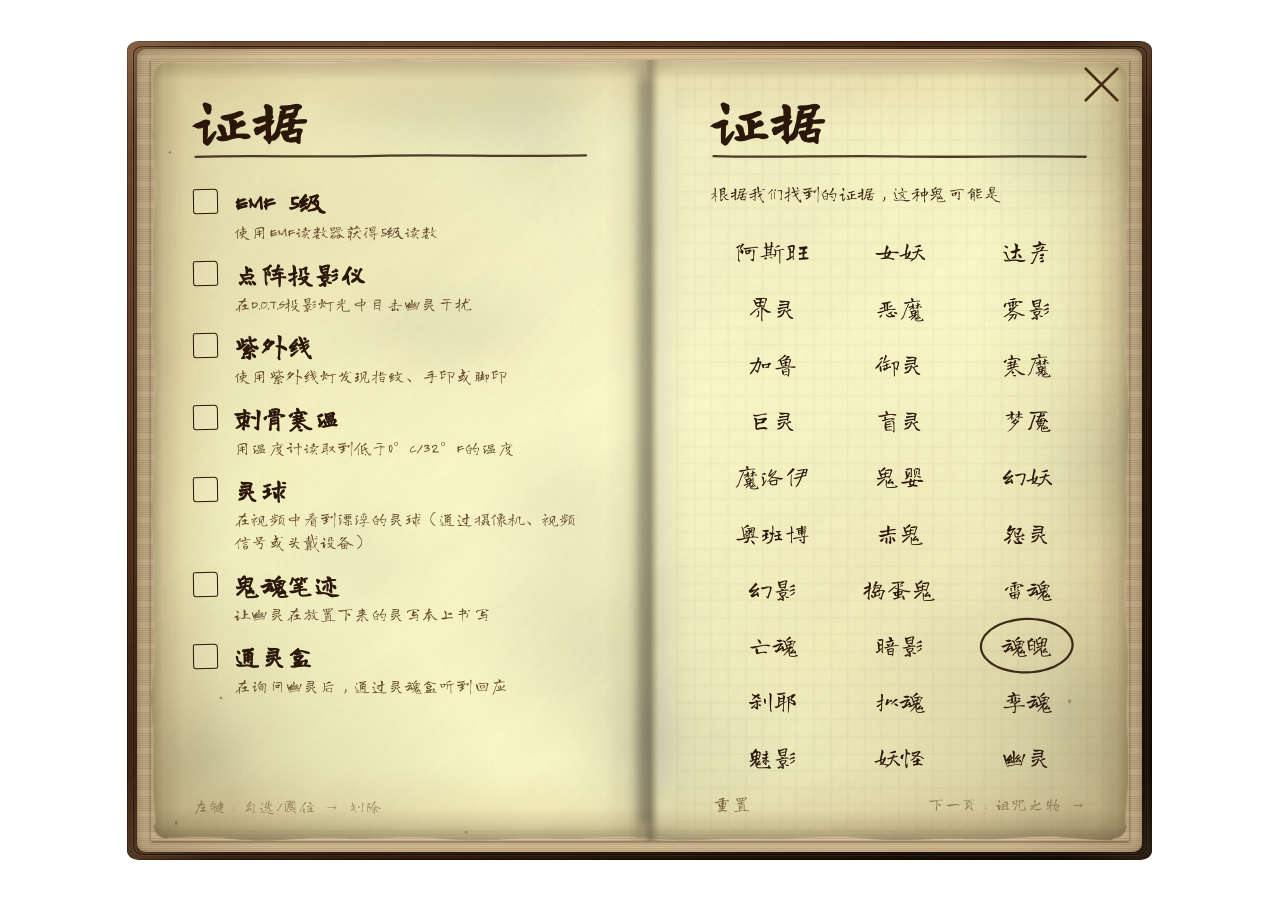
<file: app/index.html>
<!DOCTYPE html>
<html lang="zh-CN">
<head>
<meta charset="UTF-8">
<meta name="viewport" content="width=device-width, initial-scale=1.0">
<title>恐鬼症笔记 v1.4</title>
<link rel="stylesheet" href="styles.css">
</head>
<body>

<main class="desk">
  <section class="book" id="book" aria-label="恐鬼症证据笔记">
    <div class="cover-wear" aria-hidden="true"></div>
    <div class="cover-emboss" aria-hidden="true"></div>
    <div class="page-block-frame" aria-hidden="true"></div>
    <div class="page-surface">
      <img class="book-sprite" src="assets/book_spread.png" alt="" draggable="false">
      <div class="paper-wash" aria-hidden="true"></div>
      <div class="paper-stains" aria-hidden="true"></div>
      <div class="book-depth" aria-hidden="true"></div>
      <div class="spine-shade" aria-hidden="true"></div>
      <div class="spine-light" aria-hidden="true"></div>
      <div class="page-block" aria-hidden="true"></div>
    </div>

    <div class="book-drag pywebview-drag-region" aria-hidden="true"></div>

    <div class="page page-left" id="pageLeft">
      <div class="title-block">
        <h1 class="page-title">证据</h1>
        <svg class="title-rule" viewBox="0 0 300 8" preserveAspectRatio="none" aria-hidden="true">
          <path d="M2 5 C 45 3.4, 92 5.6, 140 4.2 S 232 5.2, 298 3.8"/>
        </svg>
      </div>

      <ul class="evidence-list" id="evidenceList"></ul>

      <div class="page-foot">左键：勾选/圈住 → 划除</div>

      <div class="common-panel" id="commonPanel">
        <div class="title-block">
          <h1 class="page-title">通用规则</h1>
          <svg class="title-rule" viewBox="0 0 300 8" preserveAspectRatio="none" aria-hidden="true">
            <path d="M2 4.6 C 50 5.8, 98 3.5, 148 4.7 S 244 5.2, 298 4.1"/>
          </svg>
        </div>
        <div class="common-body" id="commonBody" tabindex="0"></div>
      </div>

      <div class="cursed-panel" id="cursedPanel">
        <div class="title-block">
          <h1 class="page-title">诅咒之物</h1>
          <svg class="title-rule" viewBox="0 0 300 8" preserveAspectRatio="none" aria-hidden="true">
            <path d="M2 4.3 C 46 5.7, 100 3.4, 150 4.8 S 246 5.4, 298 4.0"/>
          </svg>
          <p class="panel-sub">通用规则</p>
        </div>
        <div class="common-body cursed-body" id="cursedBody" tabindex="0"></div>
        <button class="page-turn" id="cursedBack" type="button" title="返回鬼魂名单">← 返回鬼魂名单</button>
      </div>
    </div>

    <div class="page page-right" id="pageRight">
      <div class="title-block">
        <h1 class="page-title">证据</h1>
        <svg class="title-rule" viewBox="0 0 300 8" preserveAspectRatio="none" aria-hidden="true">
          <path d="M2 4.4 C 52 5.8, 96 3.6, 148 4.6 S 244 3.8, 298 4.9"/>
        </svg>
      </div>

      <p class="hint">根据我们找到的证据，这种鬼可能是</p>

      <div class="ghost-area" id="ghostArea">
        <div class="ghost-grid" id="ghostGrid"></div>
        <svg class="circle-layer" id="circleLayer" aria-hidden="true"></svg>
      </div>

      <div class="page-bottom">
        <button class="reset-btn" id="resetBtn" type="button" title="恢复初始状态（Esc）">重置</button>
        <button class="page-turn" id="ghostNextBtn" type="button" title="翻到诅咒之物">下一页：诅咒之物 →</button>
      </div>

      <div class="ghost-detail" id="ghostDetail">
        <div class="detail-head">
          <h2 class="detail-title" id="detailTitle"></h2>
          <span class="detail-en" id="detailEn"></span>
          <span class="detail-sub-text" id="detailSubText"></span>
          <button class="detail-back" id="detailBack" type="button" title="返回鬼名列表（Esc）">← 返回鬼名</button>
        </div>
        <svg class="detail-rule" viewBox="0 0 300 8" preserveAspectRatio="none" aria-hidden="true">
          <path d="M2 4.8 C 48 3.2, 100 5.9, 152 4.4 S 246 5.1, 298 3.9"/>
        </svg>
        <div class="detail-body" id="detailBody" tabindex="0"></div>
      </div>

      <div class="cursed-list" id="cursedList">
        <div class="title-block">
          <h1 class="page-title">诅咒之物</h1>
          <svg class="title-rule" viewBox="0 0 300 8" preserveAspectRatio="none" aria-hidden="true">
            <path d="M2 4.6 C 50 3.4, 98 5.7, 148 4.3 S 244 5.3, 298 4.1"/>
          </svg>
        </div>
        <p class="hint">每局随机一件，选择名字查看介绍</p>
        <div class="cursed-names" id="cursedNames"></div>
      </div>

      <div class="cursed-detail" id="cursedDetail">
        <div class="detail-head">
          <h2 class="detail-title" id="cursedDetailTitle"></h2>
          <button class="detail-back" id="cursedDetailBack" type="button" title="返回诅咒之物名录（Esc）">← 返回名录</button>
        </div>
        <p class="detail-sub" id="cursedDetailSub"></p>
        <svg class="detail-rule" viewBox="0 0 300 8" preserveAspectRatio="none" aria-hidden="true">
          <path d="M2 4.8 C 48 3.2, 100 5.9, 152 4.4 S 246 5.1, 298 3.9"/>
        </svg>
        <div class="detail-body" id="cursedDetailBody" tabindex="0"></div>
      </div>
    </div>

    <div class="chrome" role="toolbar" aria-label="窗口控制">
      <button id="btnClose" type="button" title="关闭" aria-label="关闭">
        <svg viewBox="0 0 24 24" aria-hidden="true">
          <path d="M1.2 1.2 C 8.2 8.2, 15.8 15.8, 22.8 22.8 M22.8 1.2 C 15.8 8.2, 8.2 15.8, 1.2 22.8"/>
        </svg>
      </button>
    </div>
  </section>
</main>

<script src="ghost_info.js"></script>
<script src="app.js"></script>
</body>
</html>
</file>
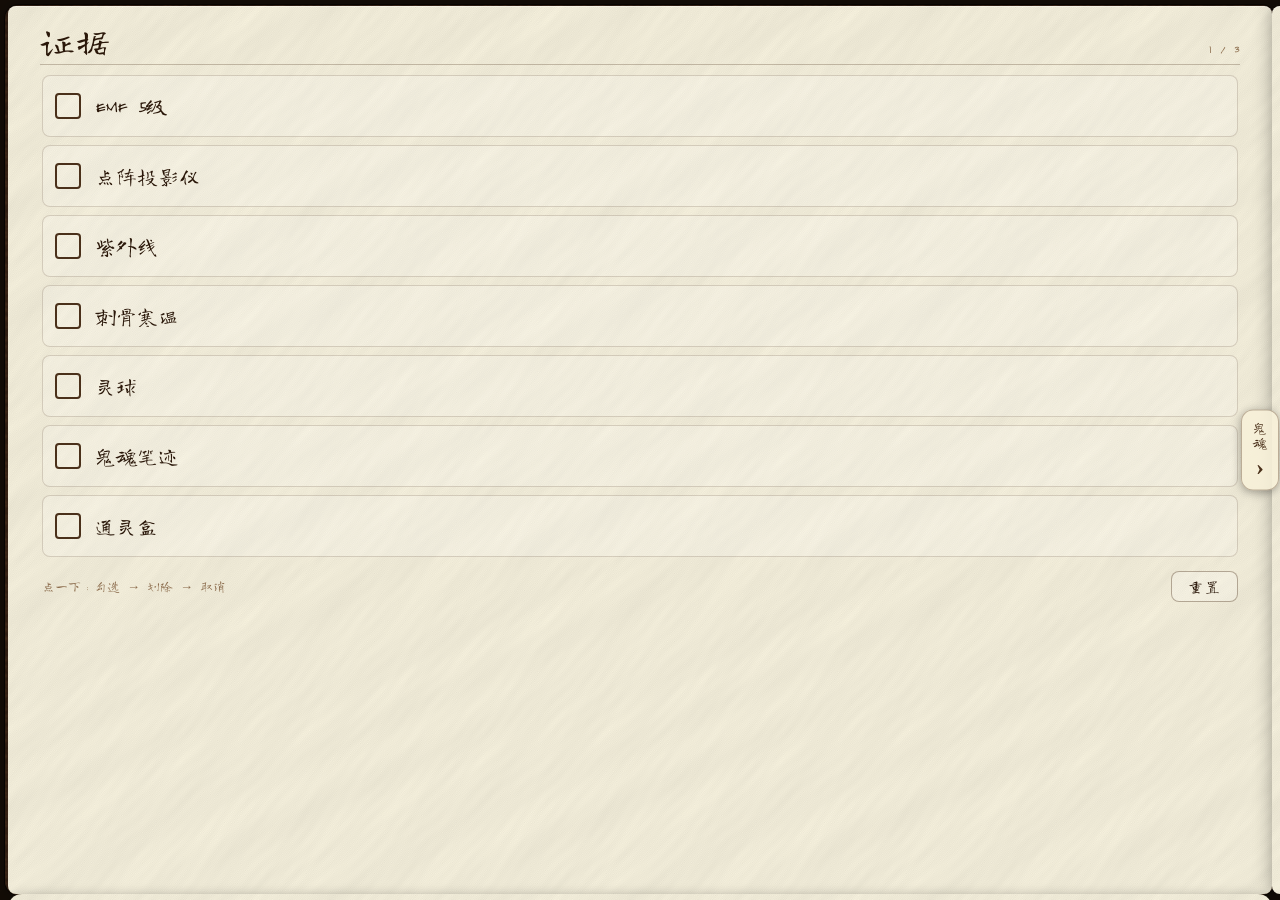
<file: mobile/index.html>
<!DOCTYPE html>
<html lang="zh-CN">
<head>
<meta charset="UTF-8">
<meta name="viewport" content="width=device-width, initial-scale=1.0, maximum-scale=1.0, user-scalable=no, viewport-fit=cover">
<meta name="theme-color" content="#1a120a">
<title>恐鬼症笔记</title>
<link rel="stylesheet" href="mobile.css">
</head>
<body>

<div class="book">
  <div class="book-frame" aria-hidden="true"></div>

  <div class="pager" id="pager">

    <!-- 1 证据 -->
    <section class="page" id="pEvidence" aria-label="证据">
      <header class="page-head">
        <h1 class="page-title">证据</h1>
        <span class="page-no">1 / 3</span>
      </header>
      <div class="page-scroll">
        <ul class="evidence-list" id="evidenceList"></ul>
        <div class="page-foot-row">
          <p class="page-foot">点一下：勾选 → 划除 → 取消</p>
          <button class="reset-btn" id="resetBtn" type="button">重置</button>
        </div>
      </div>
    </section>

    <!-- 2 鬼魂 -->
    <section class="page" id="pGhost" aria-label="鬼魂">
      <header class="page-head">
        <h1 class="page-title">鬼魂</h1>
        <span class="page-no">2 / 3</span>
      </header>
      <div class="page-scroll" id="ghostScroll">
        <p class="hint" id="ghostHint">根据找到的证据，可能是</p>
        <div class="ghost-grid" id="ghostGrid"></div>
        <p class="page-foot">点一下圈住 · 长按看资料</p>
      </div>
      <div class="page-tab-zone" id="ghostZone">
        <span class="page-tab"><span class="tab-arrow">﹀</span>鬼魂通用规则</span>
      </div>
    </section>

    <!-- 3 诅咒之物 -->
    <section class="page" id="pCursed" aria-label="诅咒之物">
      <header class="page-head">
        <h1 class="page-title">诅咒之物</h1>
        <span class="page-no">3 / 3</span>
      </header>
      <div class="page-scroll" id="cursedScroll">
        <p class="hint">每局随机一件，点名字看介绍</p>
        <div class="cursed-names" id="cursedNames"></div>
      </div>
      <div class="page-tab-zone" id="cursedZone">
        <span class="page-tab"><span class="tab-arrow">﹀</span>诅咒物通用规则</span>
      </div>
    </section>

  </div>

  <!-- 左右翻页提示 -->
  <button class="edge-hint edge-left" id="hintLeft" type="button" aria-label="上一页">
    <span class="edge-arrow">‹</span>
    <span class="edge-label" id="labelLeft">证据</span>
  </button>
  <button class="edge-hint edge-right" id="hintRight" type="button" aria-label="下一页">
    <span class="edge-label" id="labelRight">鬼魂</span>
    <span class="edge-arrow">›</span>
  </button>

  <!-- 鬼魂资料 -->
  <div class="sheet" id="ghostSheet" aria-hidden="true">
    <div class="sheet-paper">
      <header class="sheet-head">
        <h2 class="sheet-title" id="sheetTitle"></h2>
        <span class="sheet-en" id="sheetEn"></span>
        <button class="sheet-back" id="sheetBack" type="button">‹ 返回</button>
      </header>
      <div class="sheet-body" id="sheetBody"></div>
    </div>
  </div>

  <!-- 诅咒之物介绍 -->
  <div class="sheet" id="cursedSheet" aria-hidden="true">
    <div class="sheet-paper">
      <header class="sheet-head">
        <h2 class="sheet-title" id="cursedSheetTitle"></h2>
        <span class="sheet-en" id="cursedSheetEn"></span>
        <button class="sheet-back" id="cursedSheetBack" type="button">‹ 返回</button>
      </header>
      <div class="sheet-body" id="cursedSheetBody"></div>
    </div>
  </div>

  <!-- 通用规则（从顶部向下拉出来） -->
  <div class="drawer-backdrop" id="rulesBackdrop"></div>
  <div class="drawer" id="rulesSheet" aria-hidden="true">
    <div class="drawer-grip"></div>
    <header class="sheet-head">
      <h2 class="sheet-title" id="rulesSheetTitle"></h2>
      <span class="sheet-en" id="rulesSheetEn"></span>
      <button class="sheet-back" id="rulesSheetBack" type="button">‹ 收起</button>
    </header>
    <div class="sheet-body" id="rulesSheetBody"></div>
  </div>
</div>

<script src="ghost_info.js"></script>
<script src="mobile.js"></script>
</body>
</html>
</file>
<file: app/styles.css>
@font-face {
    font-family: "LongCang";
    src: url("assets/LongCang-Regular.ttf") format("truetype");
    font-weight: 400;
    font-style: normal;
    font-display: block;
  }

  :root {
    --ink: #2a1709;
    --ink-soft: #4a301a;
    --ink-mid: #5b3d22;
    --paper: #f7f1d9;
    --chrome-ink: #e8d7b6;
  }

  * { box-sizing: border-box; }

  html, body {
    margin: 0;
    height: 100%;
    overflow: hidden;
    background: transparent;
  }

  body {
    font-family: "LongCang", "KaiTi", "STKaiti", "FangSong", serif;
    color: var(--ink);
    user-select: none;
    -webkit-user-select: none;
    -webkit-font-smoothing: antialiased;
  }

  /* ---------- 桌面：窗口透明，只留书页 ---------- */
  .desk {
    position: fixed;
    inset: 0;
    display: flex;
    align-items: center;
    justify-content: center;
  }

  /* ---------- 摊开的书 ---------- */
  .book {
    position: relative;
    width: min(94vw, calc(91vh * 1.25175));
    aspect-ratio: 895 / 715;
    container-type: size;
    /* 整块皮面书壳：圆角比例要和 main.py 的 COVER_RADIUS 一致 */
    border-radius: 1.15%;
    overflow: hidden;
    background-color: #2f1c10;
    /* leather.png 本身偏浅，压一层深棕渐变才像深色皮面，纹理仍透出来 */
    background-image:
      linear-gradient(148deg, rgba(96, 56, 30, .84), rgba(30, 17, 8, .93)),
      url("assets/leather.png");
    background-size: cover, cover;
    background-position: center, center;
    box-shadow: inset 0 0 0 1px rgba(12, 6, 2, .55);
    animation: book-in .55s cubic-bezier(.2, .8, .2, 1) both;
  }

  /* ---------- 皮面书壳 / 页层 / 纸面 ---------- */
  .cover-wear,
  .cover-emboss,
  .page-block-frame,
  .page-surface {
    position: absolute;
    pointer-events: none;
  }

  /* 皮革的光照和磨白边角 */
  .cover-wear {
    inset: 0;
    z-index: 0;
    background:
      radial-gradient(ellipse at 20% 10%, rgba(255, 215, 165, .13), transparent 52%),
      radial-gradient(ellipse at 78% 90%, rgba(0, 0, 0, .30), transparent 58%),
      linear-gradient(135deg, rgba(255, 255, 255, .04), transparent 35%),
      linear-gradient(315deg, rgba(0, 0, 0, .20), transparent 48%),
      radial-gradient(circle at 0% 0%, rgba(235, 200, 150, .20), transparent 7%),
      radial-gradient(circle at 100% 0%, rgba(235, 200, 150, .14), transparent 6%),
      radial-gradient(circle at 0% 100%, rgba(235, 200, 150, .14), transparent 7%),
      radial-gradient(circle at 100% 100%, rgba(235, 200, 150, .18), transparent 7%);
  }

  /* 压印边线：一深一浅，像皮面上的压痕 */
  .cover-emboss {
    inset: .55%;
    z-index: 0;
    border: 1px solid rgba(12, 6, 2, .62);
    border-radius: 1%;
    box-shadow:
      0 0 0 1px rgba(226, 192, 142, .10),
      inset 0 0 0 1px rgba(226, 192, 142, .08);
  }

  /* 书壳与纸面之间的页层厚度 */
  .page-block-frame {
    inset: 1.0%;
    z-index: 1;
    border-radius: 1%;
    background-color: #d9c29a;
    background-image:
      linear-gradient(90deg, rgba(40, 22, 8, .16), transparent 14%, transparent 86%, rgba(40, 22, 8, .16)),
      repeating-linear-gradient(
        180deg,
        rgba(96, 62, 30, 0) 0 1.3px,
        rgba(96, 62, 30, .16) 1.3px 2.1px
      );
    box-shadow:
      inset 0 0 7px rgba(40, 22, 8, .30),
      0 0 10px rgba(0, 0, 0, .28);
  }

  /* 内页整体内缩，边缘投影落在页层上，看起来嵌进书壳 */
  .page-surface {
    inset: 2.3%;
    z-index: 2;
    /* 用 box-shadow 代替 filter: drop-shadow：filter 会把整块书页合并成一个
       渲染层，鼠标划过证据行时整页都要重绘，核显上很容易掉帧。 */
    box-shadow: 0 1px 3px rgba(24, 12, 4, .55);
  }

  @keyframes book-in {
    from { opacity: 0; transform: translateY(12px) scale(.985); }
    to   { opacity: 1; transform: none; }
  }

  .book-sprite {
    position: absolute;
    inset: 0;
    z-index: 0;
    width: 100%;
    height: 100%;
    object-fit: fill;
    pointer-events: none;
    -webkit-user-drag: none;
  }

  .paper-wash,
  .paper-stains,
  .spine-shade,
  .book-depth,
  .spine-light,
  .page-block {
    position: absolute;
    inset: 0;
    pointer-events: none;
    -webkit-mask-image: url("assets/book_spread.png");
    -webkit-mask-size: 100% 100%;
    -webkit-mask-repeat: no-repeat;
    mask-image: url("assets/book_spread.png");
    mask-size: 100% 100%;
    mask-repeat: no-repeat;
  }

  .paper-wash {
    z-index: 1;
    background-image: url("assets/parchment_tile.png");
    background-size: 290px 290px;
    mix-blend-mode: multiply;
    opacity: .38;
  }

  .paper-stains {
    z-index: 2;
    background:
      radial-gradient(ellipse at 16% 18%, rgba(117, 72, 27, .10), transparent 34%),
      radial-gradient(ellipse at 82% 74%, rgba(117, 72, 27, .09), transparent 38%),
      radial-gradient(ellipse at 62% 10%, rgba(90, 52, 18, .06), transparent 28%);
    mix-blend-mode: multiply;
  }

  .spine-shade {
    inset: 0 auto 0 46.5%;
    width: 9%;
    z-index: 3;
    background: linear-gradient(
      90deg,
      rgba(60, 35, 12, 0) 0%,
      rgba(60, 35, 12, .05) 24%,
      rgba(48, 26, 9, .18) 45%,
      rgba(42, 23, 9, .30) 50%,
      rgba(42, 23, 9, .34) 51.5%,
      rgba(54, 30, 11, .10) 62%,
      rgba(60, 35, 12, .04) 78%,
      rgba(60, 35, 12, 0) 100%
    );
    mix-blend-mode: multiply;
    -webkit-mask-image: none;
    mask-image: none;
  }

  /* 页缘内阴影 + 下角卷曲：让纸面像有厚度和弧度，不再是纯平面 */
  .book-depth {
    z-index: 2;
    background:
      linear-gradient(90deg, rgba(56, 32, 11, .30) 0%, rgba(56, 32, 11, .10) 1.2%, transparent 3.4%),
      linear-gradient(270deg, rgba(56, 32, 11, .30) 0%, rgba(56, 32, 11, .10) 1.2%, transparent 3.4%),
      linear-gradient(180deg, rgba(56, 32, 11, .22) 0%, transparent 2.6%),
      linear-gradient(0deg, rgba(46, 25, 8, .34) 0%, rgba(46, 25, 8, .12) 1.8%, transparent 4.2%),
      radial-gradient(ellipse at 0% 100%, rgba(56, 32, 11, .20), transparent 26%),
      radial-gradient(ellipse at 100% 100%, rgba(56, 32, 11, .20), transparent 26%),
      linear-gradient(90deg, rgba(56, 32, 11, .08), transparent 16%, transparent 84%, rgba(56, 32, 11, .08));
    mix-blend-mode: multiply;
  }

  /* 顶部受光 + 折痕右侧的纸面高光（soft-light 只提亮，不冲淡文字） */
  .spine-light {
    z-index: 3;
    background:
      radial-gradient(ellipse at 50% 0%, rgba(255, 249, 230, .28), transparent 60%),
      linear-gradient(
        90deg,
        transparent 50.6%,
        rgba(255, 249, 230, .05) 51.1%,
        rgba(255, 249, 230, .17) 51.8%,
        rgba(255, 249, 230, .06) 53.4%,
        transparent 56.2%
      );
    mix-blend-mode: soft-light;
  }

  /* 底边页层：几道极淡的横向细线，像一叠纸的侧边 */
  .page-block {
    z-index: 3;
    background-image: linear-gradient(
      180deg,
      rgba(74, 48, 26, 0) 0%,
      rgba(74, 48, 26, .10) 15%,
      rgba(74, 48, 26, 0) 17%,
      rgba(74, 48, 26, .12) 43%,
      rgba(74, 48, 26, 0) 45%,
      rgba(74, 48, 26, .14) 69%,
      rgba(74, 48, 26, 0) 71%,
      rgba(74, 48, 26, .16) 89%,
      rgba(74, 48, 26, 0) 92%
    );
    background-size: 100% 1.8cqh;
    background-position: left bottom;
    background-repeat: no-repeat;
    mix-blend-mode: multiply;
    opacity: .55;
  }

  /* ---------- 左右页 ---------- */
  .page {
    position: absolute;
    top: 0;
    bottom: 0;
    z-index: 4;
    display: flex;
    flex-direction: column;
    min-width: 0;
  }

  .page-left {
    left: 0;
    width: 51%;
    padding: 6.4cqh 6.0cqw 5.4cqh 6.4cqw;
  }

  /* ---------- 左页通用规则：只在查看鬼魂资料时出现 ---------- */
  .common-panel {
    position: absolute;
    inset: 0;
    display: none;
    flex-direction: column;
    min-height: 0;
    padding: 6.4cqh 6.0cqw 5.4cqh 6.4cqw;
  }

  .page-left.detail-open > :not(.common-panel) { display: none; }
  .page-left.detail-open > .common-panel { display: flex; }

  /* ---------- 左页诅咒之物通用规则：翻到第二页时出现 ---------- */
  .cursed-panel {
    position: absolute;
    inset: 0;
    display: none;
    flex-direction: column;
    min-height: 0;
    padding: 6.4cqh 6.0cqw 5.4cqh 6.4cqw;
  }

  .page-left.cursed-open > :not(.cursed-panel) { display: none; }
  .page-left.cursed-open > .cursed-panel { display: flex; }

  .panel-sub {
    margin: .35cqh 0 0;
    font-size: 2.15cqh;
    line-height: 1.2;
    letter-spacing: .12em;
    color: var(--ink-soft);
    opacity: .82;
  }

  .common-body {
    flex: 1 1 auto;
    min-height: 0;
    margin-top: 2.4cqh;
    padding-right: 1.1cqw;
    overflow-y: auto;
    overscroll-behavior: contain;
    scrollbar-gutter: stable;
    scrollbar-width: thin;
    scrollbar-color: rgba(74, 48, 26, .38) transparent;
  }

  .common-body::-webkit-scrollbar { width: 8px; }
  .common-body::-webkit-scrollbar-track { background: transparent; }
  .common-body::-webkit-scrollbar-thumb {
    background: rgba(74, 48, 26, .32);
    border-radius: 4px;
  }

  /* 按住拖动滚动时：手指/鼠标是「抓着纸」的状态，别顺手选中文字 */
  body.drag-scrolling,
  body.drag-scrolling * {
    cursor: grabbing !important;
    user-select: none !important;
    -webkit-user-select: none !important;
  }

  .common-body:focus { outline: none; }

  .common-body:focus-visible {
    outline: 2px dashed rgba(80, 47, 18, .35);
    outline-offset: 2px;
  }

  .common-body p {
    position: relative;
    margin: 0 0 1.65cqh;
    padding-left: 1.05em;
    font-size: 2.3cqh;
    line-height: 1.5;
    color: var(--ink);
    letter-spacing: .005em;
    text-shadow: 0 .35px 0 rgba(30, 15, 4, .24);
  }

  .common-body p::before {
    content: "—";
    position: absolute;
    left: 0;
    top: 0;
    color: rgba(74, 48, 26, .55);
  }

  .common-body p:last-child { margin-bottom: .5cqh; }
  .common-body strong { font-weight: 700; }
  .common-body .common-empty { padding-left: 0; color: var(--ink-mid); }
  .common-body .common-empty::before { content: none; }

  .page-right {
    left: 51%;
    width: 49%;
    padding: 6.4cqh 6.2cqw 5.4cqh 6.0cqw;
    /* 诅咒之物名字 → 介绍用整页淡出/淡入，纸张本身不透明 */
    transition: opacity .22s ease;
  }

  .page-right.is-fading { opacity: 0; }

  .title-block { flex: 0 0 auto; }

  .page-title {
    margin: 0;
    font-size: 6.8cqh;
    line-height: 1.02;
    font-weight: 700;
    letter-spacing: .04em;
    color: var(--ink);
    text-shadow: 0 .4px 0 rgba(30, 15, 4, .28);
    transform: rotate(-.28deg);
    transform-origin: left center;
  }

  .title-rule {
    display: block;
    width: 100%;
    height: 1.15cqh;
    margin-top: .15cqh;
    overflow: visible;
  }

  .title-rule path {
    fill: none;
    stroke: var(--ink);
    stroke-width: 2.3;
    stroke-linecap: round;
    opacity: .82;
    vector-effect: non-scaling-stroke;
  }

  /* ---------- 左页证据 ---------- */
  .evidence-list {
    list-style: none;
    margin: 3.3cqh 0 0;
    padding: 0;
    display: flex;
    flex-direction: column;
    gap: 2.0cqh;
  }

  .ev {
    display: grid;
    grid-template-columns: auto 1fr;
    column-gap: 1.05em;
    align-items: start;
    padding: .35cqh .45cqw;
    margin: -.35cqh -.45cqw;
    border-radius: .7cqh;
    font-size: 16px;
    cursor: pointer;
    /* 悬停高亮要跟手：背景不做过渡，鼠标一进下一帧就亮（实测 90% 亮度
       80ms → 8ms）。颜色本身只有 5.5% 浓度，硬切也不刺眼。 */
    transition: opacity .2s ease, transform .12s ease;
  }

  .ev:hover { background: rgba(88, 53, 20, .055); }
  .ev:active { transform: scale(.995); }
  .ev.dim { opacity: .16; }

  .ev:focus-visible {
    outline: 2px dashed rgba(80, 47, 18, .55);
    outline-offset: 3px;
  }

  .box {
    position: relative;
    width: 3.05cqh;
    height: 3.05cqh;
    min-width: 18px;
    min-height: 18px;
    margin-top: .10em;
    border: 1.6px solid var(--ink);
    border-radius: 2px 4px 2px 3px;
    background: rgba(255, 250, 230, .16);
    transform: rotate(-.9deg);
    transition: background .15s ease, border-color .15s ease;
  }

  .ev.checked .box { background: rgba(42, 23, 9, .06); }

  /* 方框里的手绘 ×（沿用 .tick 类名，不再使用游戏原版勾图） */
  .tick {
    position: absolute;
    inset: 5%;
    opacity: 0;
  }

  .tick::before,
  .tick::after {
    content: "";
    position: absolute;
    left: 50%;
    top: 50%;
    width: 106%;
    height: 2px;
    border-radius: 1px;
    background: var(--ink);
  }

  .tick::before {
    transform: translate(-50%, -50%) rotate(43deg);
  }

  .tick::after {
    width: 100%;
    transform: translate(-50%, -50%) rotate(-47deg);
  }

  .ev.checked .tick {
    opacity: .95;
  }

  .ev-copy {
    display: flex;
    flex-direction: column;
    gap: .38cqh;
    min-width: 0;
  }

  .ev-name {
    position: relative;
    display: inline-block;
    align-self: flex-start;
    white-space: nowrap;
    font-size: 3.15cqh;
    line-height: 1.15;
    font-weight: 600;
    letter-spacing: .02em;
    color: var(--ink);
    text-shadow: 0 .3px 0 rgba(30, 15, 4, .22);
  }

  .ev-name::after {
    content: "";
    position: absolute;
    /* 从方框左缘起笔，连着方框、间距和证据名一起划 */
    left: calc(-1 * max(3.05cqh, 18px) - 17.8px);
    right: -2%;
    top: 54%;
    height: 2.2px;
    border-radius: 50%;
    background: var(--ink);
    opacity: .92;
    transform: scaleX(0) rotate(-1.1deg);
    transform-origin: left center;
    pointer-events: none;
  }

  .ev.crossed .ev-name::after {
    transform: scaleX(1) rotate(-1.1deg);
  }

  .ev-desc {
    font-size: 2.02cqh;
    line-height: 1.38;
    color: var(--ink-mid);
    opacity: .92;
    letter-spacing: .005em;
  }

  .page-foot {
    margin-top: auto;
    padding-top: 1.6cqh;
    font-size: 1.9cqh;
    line-height: 1.3;
    color: #5f4227;
    opacity: .52;
    letter-spacing: .04em;
  }

  /* ---------- 右页鬼名 ---------- */
  .hint {
    margin: 2.5cqh 0 0;
    font-size: 2.2cqh;
    line-height: 1.35;
    color: #3b2410;
    letter-spacing: .01em;
  }

  .ghost-area {
    position: relative;
    flex: 1 1 auto;
    min-height: 0;
    margin-top: 2.2cqh;
    display: flex;
    flex-direction: column;
  }

  .ghost-grid {
    flex: 1 1 auto;
    min-height: 0;
    display: grid;
    grid-template-columns: repeat(3, 1fr);
    grid-template-rows: repeat(10, 1fr);
    grid-auto-flow: column;
    column-gap: .4cqw;
  }

  .ghost {
    position: relative;
    display: inline-block;
    /* 三列各自居中；试过左对齐到「证据」标题，用户觉得不居中很别扭，别再改 */
    justify-self: center;
    align-self: center;
    white-space: nowrap;
    padding: .18em .10em;
    font-size: 3.0cqh;
    line-height: 1;
    color: var(--ink);
    text-shadow: 0 .3px 0 rgba(30, 15, 4, .20);
    cursor: pointer;
    /* 证据一勾会同时淡出多只鬼；提前分层，让透明度变化走合成而不是逐帧重绘文字 */
    will-change: opacity;
    transition: opacity .34s ease;
  }

  .ghost::after {
    content: "";
    position: absolute;
    left: -6%;
    right: -6%;
    top: 52%;
    height: 1.8px;
    border-radius: 50%;
    background: var(--ink);
    opacity: .86;
    transform: scaleX(0) rotate(-1.3deg);
    transform-origin: left center;
    pointer-events: none;
  }

  .ghost.crossed::after {
    transform: scaleX(1) rotate(-1.3deg);
  }

  .ghost.faded {
    opacity: .18;
  }

  /* 右页最底一行：重置固定在左下角，翻页提示在右下角 */
  .page-bottom {
    flex: 0 0 auto;
    display: flex;
    align-items: baseline;
    justify-content: space-between;
    gap: 1.2cqw;
    margin-top: .7cqh;
  }

  .reset-btn {
    flex: 0 0 auto;
    padding: .15cqh .2cqw;
    border: 0;
    background: none;
    color: #57371b;
    font-family: inherit;
    font-size: 2.15cqh;
    line-height: 1.2;
    letter-spacing: .08em;
    cursor: pointer;
    opacity: .72;
    transition: opacity .15s ease, color .15s ease;
  }

  .reset-btn:hover {
    opacity: 1;
    color: var(--ink);
    text-decoration: underline wavy rgba(60, 35, 15, .55);
    text-underline-offset: .36em;
  }

  .reset-btn:focus-visible {
    outline: 2px dashed rgba(80, 47, 18, .5);
    outline-offset: 3px;
  }

  /* 可点击的页脚：翻页 / 返回 */
  .page-turn {
    flex: 0 0 auto;
    padding: .15cqh .2cqw;
    border: 0;
    background: none;
    color: #5f4227;
    font-family: inherit;
    font-size: 1.95cqh;
    line-height: 1.3;
    letter-spacing: .04em;
    cursor: pointer;
    opacity: .58;
    transition: opacity .15s ease, color .15s ease;
  }

  .page-turn:hover {
    opacity: 1;
    color: var(--ink);
    text-decoration: underline wavy rgba(60, 35, 15, .5);
    text-underline-offset: .34em;
  }

  .page-turn:focus-visible {
    outline: 2px dashed rgba(80, 47, 18, .5);
    outline-offset: 3px;
  }

  .cursed-panel > .page-turn {
    align-self: flex-start;
    margin-top: .6cqh;
  }

  /* ---------- 右页鬼魂资料：右键打开，只覆盖右页 ---------- */
  /* 打开时把右页抬到拖动区（z-index 60）之上，返回按钮才点得到；
     左页仍然是可拖动的。 */
  .page-right.detail-open { z-index: 70; }

  .ghost-detail {
    position: absolute;
    inset: 0;
    display: none;
    flex-direction: column;
    min-height: 0;
    padding: 6.4cqh 6.2cqw 5.4cqh 6.0cqw;
  }

  .page-right.detail-open > :not(.ghost-detail) { display: none; }
  .page-right.detail-open > .ghost-detail { display: flex; }

  /* 鬼名 + 英文名 同一行，最右边是「返回鬼名」 */
  .detail-head {
    display: flex;
    align-items: baseline;
    gap: .9cqw;
    margin-top: 1.0cqh;
  }

  .detail-back {
    flex: 0 0 auto;
    /* 顶到行尾：刚好落在下面分隔线右段的上方（原来英文名站的位置） */
    margin-left: auto;
    padding: .1cqh .2cqw;
    border: 0;
    background: none;
    color: #57371b;
    font-family: inherit;
    font-size: 2.15cqh;
    line-height: 1.2;
    letter-spacing: .06em;
    cursor: pointer;
    opacity: .78;
    transition: opacity .15s ease, color .15s ease;
  }

  .detail-back:hover {
    opacity: 1;
    color: var(--ink);
    text-decoration: underline wavy rgba(60, 35, 15, .55);
    text-underline-offset: .34em;
  }

  .detail-back:focus-visible {
    outline: 2px dashed rgba(80, 47, 18, .5);
    outline-offset: 3px;
  }

  .detail-title {
    /* 鬼名永远不折行、不被旁边的「资料名：xxx」挤窄：flex 里默认允许收缩，
       一旦副标题（资料名：雷魂 / 资料名：骚灵）占位，标题就被挤成一字一行（竖排）。 */
    flex: 0 0 auto;
    white-space: nowrap;
    margin: 0;
    font-size: 5.6cqh;
    line-height: 1.05;
    font-weight: 700;
    letter-spacing: .04em;
    color: var(--ink);
    text-shadow: 0 .4px 0 rgba(30, 15, 4, .28);
    transform: rotate(-.25deg);
    transform-origin: left center;
  }

  /* 诅咒之物详情的小字副标题（鬼魂详情不用这条，英文名已并进标题行） */
  .detail-sub {
    display: flex;
    align-items: baseline;
    justify-content: space-between;
    gap: 1.4cqw;
    margin: .5cqh 0 0;
    font-size: 2.2cqh;
    line-height: 1.3;
    color: var(--ink-soft);
    opacity: .9;
    letter-spacing: .03em;
  }

  /* 标题行里的「资料名 / 别名」，跟英文名一个量级，坐在标题基线上 */
  .detail-sub-text {
    flex: 0 1 auto;
    min-width: 0;
    overflow: hidden;
    text-overflow: ellipsis;
    white-space: nowrap;
    font-size: 2.2cqh;
    letter-spacing: .03em;
    color: var(--ink-soft);
    opacity: .9;
  }

  /* 英文名紧贴中文鬼名右侧，同一基线，比标题小一圈 */
  .detail-en {
    flex: 0 0 auto;
    font-size: 2.35cqh;
    letter-spacing: .09em;
    color: var(--ink);
    opacity: .85;
    white-space: nowrap;
  }

  .detail-en:empty,
  .detail-sub-text:empty {
    display: none;
  }

  /* 和左页 .title-rule 用同一个上边距，两页的分隔线才能落在同一高度 */
  .detail-rule {
    flex: 0 0 auto;
    width: 100%;
    height: 1.15cqh;
    margin-top: .15cqh;
    overflow: visible;
  }

  .detail-rule path {
    fill: none;
    stroke: var(--ink);
    stroke-width: 2.1;
    stroke-linecap: round;
    opacity: .8;
    vector-effect: non-scaling-stroke;
  }

  .detail-body {
    flex: 1 1 auto;
    min-height: 0;
    margin-top: 1.6cqh;
    padding-right: 1.1cqw;
    overflow-y: auto;
    overscroll-behavior: contain;
    scrollbar-gutter: stable;
    scrollbar-width: thin;
    scrollbar-color: rgba(74, 48, 26, .38) transparent;
  }

  .detail-body::-webkit-scrollbar { width: 8px; }
  .detail-body::-webkit-scrollbar-track { background: transparent; }
  .detail-body::-webkit-scrollbar-thumb {
    background: rgba(74, 48, 26, .32);
    border-radius: 4px;
  }

  .detail-body:focus { outline: none; }

  .detail-body:focus-visible {
    outline: 2px dashed rgba(80, 47, 18, .35);
    outline-offset: 2px;
  }

  .detail-field { margin: 0 0 1.35cqh; }
  .detail-field:last-child { margin-bottom: .6cqh; }

  .detail-field h3 {
    margin: 0 0 .25cqh;
    font-size: 2.75cqh;
    line-height: 1.2;
    font-weight: 700;
    letter-spacing: .04em;
    color: var(--ink);
  }

  .detail-field p {
    margin: 0;
    font-size: 2.35cqh;
    line-height: 1.48;
    /* 常规字重笔画细，用主墨色 + 轻微墨迹阴影，避免整段发虚 */
    color: var(--ink);
    letter-spacing: .005em;
    text-shadow: 0 .35px 0 rgba(30, 15, 4, .24);
  }

  .detail-field strong {
    color: var(--ink);
    font-weight: 700;
  }

  .detail-field-evidence p {
    font-size: 2.5cqh;
    color: var(--ink);
  }

  .detail-empty {
    margin: 1.5cqh 0 0;
    font-size: 2.4cqh;
    line-height: 1.5;
    color: var(--ink-mid);
  }

  .detail-note {
    margin: 0 0 1.0cqh;
    font-size: 1.9cqh;
    line-height: 1.4;
    color: #6a4a2c;
    opacity: .62;
  }

  .detail-source {
    margin-top: 1.2cqh;
    font-size: 1.9cqh;
    line-height: 1.4;
    color: #6a4a2c;
    opacity: .62;
    word-break: break-all;
  }

  /* 诅咒之物问题表 / 塔罗牌 / 猴爪愿望的缩进子项 */
  .detail-sublist {
    margin: .35cqh 0 0;
    padding-left: 1.15em;
    list-style: none;
  }

  .detail-sublist li {
    position: relative;
    margin: 0 0 .55cqh;
    padding-left: .8em;
    font-size: 2.2cqh;
    line-height: 1.45;
    color: var(--ink);
    letter-spacing: .005em;
    text-shadow: 0 .35px 0 rgba(30, 15, 4, .22);
  }

  .detail-sublist li::before {
    content: "·";
    position: absolute;
    left: 0;
    top: 0;
    color: rgba(74, 48, 26, .55);
  }

  .detail-sublist li:last-child { margin-bottom: 0; }
  .detail-sublist strong { font-weight: 700; }

  /* ---------- 右页诅咒之物名录 ---------- */
  .cursed-list {
    position: absolute;
    inset: 0;
    display: none;
    flex-direction: column;
    min-height: 0;
    padding: 6.4cqh 6.2cqw 5.4cqh 6.0cqw;
  }

  .page-right.cursed-list-open > :not(.cursed-list) { display: none; }
  .page-right.cursed-list-open > .cursed-list { display: flex; }

  .cursed-names {
    flex: 1 1 auto;
    min-height: 0;
    margin-top: 2.2cqh;
    display: flex;
    flex-direction: column;
    justify-content: center;
    align-items: center;
    gap: 2.35cqh;
  }

  .cursed-name {
    flex: 0 0 auto;
    padding: .18em .6em;
    border: 0;
    border-radius: .7cqh;
    background: none;
    color: var(--ink);
    font-family: inherit;
    font-size: 3.5cqh;
    line-height: 1.15;
    letter-spacing: .06em;
    text-shadow: 0 .3px 0 rgba(30, 15, 4, .22);
    cursor: pointer;
    /* 和证据行一样：悬停底色不做过渡，下一帧就亮 */
    transition: transform .12s ease;
  }

  .cursed-names .common-empty {
    margin: 0;
    padding-left: 0;
    font-size: 2.2cqh;
    line-height: 1.45;
    color: var(--ink-mid);
  }

  .cursed-names .common-empty::before { content: none; }

  .cursed-name:hover { background: rgba(88, 53, 20, .06); }
  .cursed-name:active { transform: scale(.99); }

  .cursed-name:focus-visible {
    outline: 2px dashed rgba(80, 47, 18, .5);
    outline-offset: 2px;
  }

  /* ---------- 右页诅咒之物介绍：整页淡出 / 淡入 ---------- */
  .page-right.cursed-detail-open { z-index: 70; }

  .cursed-detail {
    position: absolute;
    inset: 0;
    display: none;
    flex-direction: column;
    min-height: 0;
    padding: 6.4cqh 6.2cqw 5.4cqh 6.0cqw;
  }

  .page-right.cursed-detail-open > :not(.cursed-detail) { display: none; }
  .page-right.cursed-detail-open > .cursed-detail { display: flex; }

  /* ---------- 翻页动画 ---------- */
  /* 右页往左翻 = 往后翻一页；左页往右翻 = 往前翻一页。
     页面快照铺在正反两面，翻到一半时正反面自然交换。 */
  .page-flip {
    position: absolute;
    top: 0;
    bottom: 0;
    z-index: 90;
    pointer-events: none;
    transform-style: preserve-3d;
    /* 只过渡 transform。以前 width / left 也跟着动，纸页里两整页文字
       每帧都要重新排版，核显上每次翻页掉好几帧（实测长帧 ×3）。
       现在纸页统一按宽的那页 51% 铺，窄的那页由下面
       .flip-face > .page-right 自己定宽，起点终点照样和真实页面对齐，
       中间也不会露出 2% 的缝。 */
    transition: transform .52s cubic-bezier(.22, .8, .18, 1);
    will-change: transform;
  }

  .page-flip.forward {
    left: 51%;
    width: 51%;
    transform-origin: left center;
    transform: perspective(1800px) rotateY(0deg);
  }

  .page-flip.backward {
    left: 0;
    width: 51%;
    transform-origin: right center;
    transform: perspective(1800px) rotateY(0deg);
  }

  .page-flip.forward.go {
    transform: perspective(1800px) rotateY(-180deg);
  }

  .page-flip.backward.go {
    transform: perspective(1800px) rotateY(180deg);
  }

  .flip-face {
    position: absolute;
    inset: 0;
    overflow: hidden;
    backface-visibility: hidden;
    -webkit-backface-visibility: hidden;
  }

  .flip-face.back { transform: rotateY(180deg); }

  /* 快照按纸页原本的宽度排版（左右页 51% / 49% 不等宽），
     这样翻页起点、终点的文字换行和真实页面一字不差；
     纸页容器比窄页宽出来的 2% 保持透明，正好落在书壳外被裁掉。 */
  .flip-face > .page {
    position: absolute;
    top: 0;
    left: 0;
    height: 100%;
  }

  .flip-face > .page-right { width: 49cqw; }
  .flip-face > .page-left { width: 51cqw; }

  /* 只铺纸面，不盖住四周的皮革包边。
     背景用半透明纸色压住 parchment 纹理，强度接近真实的 page-wash。 */
  .flip-face > .page::before {
    content: "";
    position: absolute;
    top: 2.3cqh;
    bottom: 2.3cqh;
    z-index: -2;
    pointer-events: none;
    background-color: #fbf6d2;
    background-image:
      linear-gradient(rgba(251, 246, 210, .62), rgba(251, 246, 210, .62)),
      radial-gradient(ellipse at 16% 18%, rgba(117, 72, 27, .10), transparent 34%),
      radial-gradient(ellipse at 82% 74%, rgba(117, 72, 27, .09), transparent 38%),
      url("assets/parchment_tile.png");
    background-size: auto, auto, auto, 290px 290px;
    background-blend-mode: normal, multiply, multiply, multiply;
    box-shadow: inset 0 0 18px rgba(60, 35, 12, .10);
  }

  .flip-face > .page-right::before {
    left: 0;
    right: 2.3cqw;
  }

  .flip-face > .page-left::before {
    left: 2.3cqw;
    right: 0;
  }

  /* 书脊一侧的阴影，压在纸面上、文字下 */
  .flip-face > .page::after {
    content: "";
    position: absolute;
    top: 2.3cqh;
    bottom: 2.3cqh;
    z-index: -1;
    width: 10%;
    pointer-events: none;
  }

  .flip-face > .page-right::after {
    left: 0;
    background: linear-gradient(90deg, rgba(56, 32, 11, .18), transparent);
  }

  .flip-face > .page-left::after {
    right: 0;
    background: linear-gradient(270deg, rgba(56, 32, 11, .18), transparent);
  }

  /* ---------- 手绘圈 ---------- */
  .circle-layer {
    position: absolute;
    inset: 0;
    z-index: 3;
    width: 100%;
    height: 100%;
    overflow: visible;
    pointer-events: none;
    opacity: 0;
    transition: opacity .34s ease;
  }

  .circle-layer.ready { opacity: 1; }
  .circle-layer.ready.faded { opacity: .18; }

  .circle-layer path {
    fill: none;
    stroke: var(--ink);
    stroke-linecap: round;
    stroke-linejoin: round;
  }

  .circle-layer .ink-main {
    stroke-width: 2.2;
    stroke-width: .27cqh;
    opacity: .9;
  }

  /* ---------- 书页上的拖动区与窗口按钮 ---------- */
  .book-drag {
    position: absolute;
    top: 0;
    left: 0;
    right: 96px;
    height: 14cqh;
    z-index: 60;
    cursor: grab;
  }

  .book-drag:active { cursor: grabbing; }

  .chrome {
    position: absolute;
    top: 3.2cqh;
    right: 3.2cqw;
    z-index: 100;
    display: flex;
    align-items: center;
    gap: 5px;
  }

  /* 不画按钮边框：右侧内页右上角只是手写的一笔 ×，像书的主人自己标的。 */
  .chrome button {
    position: relative;
    width: 35px;
    height: 35px;
    padding: 0;
    display: grid;
    place-items: center;
    border: 0;
    border-radius: 50%;
    background: none;
    color: #4a2c14;
    cursor: pointer;
    transition: color .18s ease, transform .1s ease;
  }

  .chrome button:hover { color: #231105; }

  .chrome button:active { transform: scale(.9); }

  .chrome button:focus-visible {
    outline: 2px solid rgba(80, 47, 18, .45);
    outline-offset: 2px;
  }

  .chrome svg {
    width: 35px;
    height: 35px;
    display: block;
    fill: none;
    stroke: currentColor;
    stroke-width: 1.8;
    stroke-linecap: round;
    stroke-linejoin: round;
  }

  @media (prefers-reduced-motion: reduce) {
    .book { animation: none; }
    .ev, .ghost, .circle-layer, .cursed-name { transition: none; }
    .page-flip { transition: none; }
    .page-right { transition: none; }
  }
</file>
<file: mobile/mobile.css>
/* 恐鬼症笔记 · 手机版（竖屏，四页横滑） */

@font-face {
  font-family: "LongCang";
  src: url("assets/LongCang-Regular.ttf") format("truetype");
  font-display: swap;
}

:root {
  --ink: #2a1709;
  --ink-soft: #4a301a;
  --ink-mid: #5b3d22;
  --ink-faint: #8a6a4a;
  --paper: #f7f1d9;
  --radius: 14px;
  --ease: cubic-bezier(.22, .61, .36, 1);
}

* { box-sizing: border-box; -webkit-tap-highlight-color: transparent; }

html, body {
  margin: 0;
  padding: 0;
  height: 100%;
  overflow: hidden;
  background: #140d07;
  color: var(--ink);
  font-family: "LongCang", "KaiTi", "STKaiti", serif;
  -webkit-user-select: none;
  user-select: none;
  overscroll-behavior: none;
}

/* ---------- 书 ---------- */
.book {
  position: fixed;
  inset: 0;
  padding: calc(6px + env(safe-area-inset-top)) 8px
           calc(6px + env(safe-area-inset-bottom)) 8px;
}

.book-frame {
  position: absolute;
  inset: 5px;
  border-radius: var(--radius);
  background: url("assets/leather.png") repeat;
  background-size: 320px;
  box-shadow:
    0 0 0 1px rgba(0, 0, 0, .55),
    inset 0 0 26px rgba(0, 0, 0, .55);
  pointer-events: none;
}

/* 皮革内侧的金属边 */
.book-frame::after {
  content: "";
  position: absolute;
  inset: 7px;
  border-radius: calc(var(--radius) - 5px);
  border: 1px solid rgba(0, 0, 0, .45);
  box-shadow: inset 0 0 10px rgba(0, 0, 0, .35);
}

/* ---------- 横向翻页 ---------- */
.pager {
  position: relative;
  display: flex;
  height: 100%;
  will-change: transform;
  touch-action: pan-y;          /* 横向滑动交给 JS，纵向交给浏览器 */
  transition: transform .32s var(--ease);
}

.pager.dragging { transition: none; }

/* 电脑上用鼠标拖动 */
.no-touch .pager { cursor: grab; }
.no-touch .pager.dragging { cursor: grabbing; }

.page {
  flex: 0 0 100%;
  width: 100%;
  height: 100%;
  display: flex;
  flex-direction: column;
  padding: 18px 32px 10px;
  margin: 0;
  border-radius: 8px;
  background: url("assets/parchment_tile.png") repeat;
  background-size: 300px;
  box-shadow:
    0 1px 0 rgba(255, 255, 255, .35) inset,
    0 0 18px rgba(0, 0, 0, .35);
  overflow: hidden;
}

.page-head {
  flex: 0 0 auto;
  display: flex;
  align-items: baseline;
  justify-content: space-between;
  padding-bottom: 6px;
  border-bottom: 1px solid rgba(74, 48, 26, .28);
}

.page-title {
  margin: 0;
  font-size: clamp(26px, 8vw, 34px);
  font-weight: normal;
  letter-spacing: .06em;
  color: var(--ink);
}

.page-no {
  font-size: 13px;
  color: var(--ink-faint);
  letter-spacing: .08em;
}

.page-scroll {
  flex: 1 1 auto;
  overflow-y: auto;
  -webkit-overflow-scrolling: touch;
  padding: 10px 2px 18px;
  overscroll-behavior: contain;
}

.hint {
  margin: 4px 0 12px;
  font-size: 15px;
  color: var(--ink-mid);
}


.page-foot {
  margin: 14px 0 0;
  font-size: 13px;
  color: var(--ink-faint);
  text-align: center;
}

/* 页脚一行：左边提示、右边重置按钮 */
.page-foot-row {
  display: flex;
  align-items: center;
  justify-content: space-between;
  gap: 10px;
  margin-top: 14px;
}

.page-foot-row .page-foot {
  margin: 0;
  text-align: left;
}

.reset-btn {
  flex: 0 0 auto;
  padding: 7px 16px;
  border: 1px solid rgba(74, 48, 26, .38);
  border-radius: 8px;
  background: rgba(255, 255, 255, .2);
  font-family: inherit;
  font-size: 15px;
  letter-spacing: .1em;
  color: var(--ink);
  transition: background .15s;
}

.reset-btn:active {
  background: rgba(90, 60, 30, .22);
}

/* ---------- 证据 ---------- */
.evidence-list {
  list-style: none;
  margin: 0;
  padding: 0;
}

.evidence {
  display: flex;
  transition: opacity .2s;
  align-items: center;
  gap: 14px;
  min-height: 62px;
  padding: 10px 12px;
  margin-bottom: 8px;
  border-radius: 8px;
  border: 1px solid rgba(74, 48, 26, .18);
  background: rgba(255, 255, 255, .18);
}

.evidence .ev-box {
  flex: 0 0 auto;
  width: 26px;
  height: 26px;
  border: 2px solid var(--ink-soft);
  border-radius: 4px;
  position: relative;
}

.evidence .ev-name {
  font-size: 21px;
  color: var(--ink);
}

.evidence.checked {
  background: rgba(90, 60, 30, .12);
}
.evidence.checked .ev-box::after {
  content: "✓";
  position: absolute;
  inset: -6px 0 0 2px;
  font-size: 26px;
  line-height: 1;
  color: var(--ink);
}

.evidence.crossed .ev-name {
  text-decoration: line-through;
  text-decoration-thickness: 2px;
  color: var(--ink-faint);
}
.evidence.dim { opacity: .22; }

.evidence.crossed .ev-box {
  border-color: var(--ink-faint);
  opacity: .55;
}

/* ---------- 鬼名 ---------- */
/* 按桌面版同样的顺序排：3 列 × 10 行、先竖着填满一列再换列
   （桌面 app/styles.css 的 .ghost-grid 就是 grid-auto-flow: column） */
.ghost-grid {
  display: grid;
  grid-template-columns: repeat(3, 1fr);
  grid-template-rows: repeat(10, auto);
  grid-auto-flow: column;
  gap: 8px;
}

.ghost {
  min-height: 58px;
  display: flex;
  align-items: center;
  justify-content: center;
  padding: 6px 4px;
  border-radius: 8px;
  border: 1px solid transparent;
  font-family: inherit;
  font-size: clamp(17px, 4.6vw, 21px);
  color: var(--ink);
  background: rgba(255, 255, 255, .16);
  transition: opacity .2s, background .2s, border-color .2s;
}

.ghost.faded {
  opacity: .22;
}

.ghost.selected {
  border-color: var(--ink);
  background: rgba(90, 60, 30, .16);
  box-shadow: inset 0 0 0 1px rgba(42, 23, 9, .35);
}

.ghost.crossed {
  color: var(--ink-faint);
  text-decoration: line-through;
  text-decoration-thickness: 2px;
}

/* ---------- 诅咒之物 ---------- */
.cursed-names {
  display: grid;
  grid-template-columns: repeat(2, 1fr);
  gap: 10px;
}

.cursed-name {
  min-height: 64px;
  border-radius: 8px;
  border: 1px solid rgba(74, 48, 26, .28);
  background: rgba(255, 255, 255, .16);
  font-family: inherit;
  font-size: 21px;
  color: var(--ink);
}

/* ---------- 规则正文 ---------- */
.rules-body p {
  margin: 0 0 12px;
  font-size: 17px;
  line-height: 1.62;
  color: var(--ink-soft);
}

.rules-body strong { color: var(--ink); }

/* ---------- 边缘翻页提示 ---------- */
.edge-hint {
  position: absolute;
  top: 50%;
  transform: translateY(-50%) scale(.96);
  width: 38px;
  display: flex;
  flex-direction: column;
  align-items: center;
  gap: 4px;
  padding: 10px 0 12px;
  border: 1px solid rgba(74, 48, 26, .35);
  border-radius: 12px;
  background: rgba(247, 241, 217, .88);
  box-shadow: 0 2px 10px rgba(0, 0, 0, .35);
  color: #4a301a;
  font-family: inherit;
  opacity: 0;
  transition: opacity .25s, transform .18s;
  pointer-events: none;
  z-index: 6;
}

.edge-hint.show {
  opacity: 1;
  transform: translateY(-50%) scale(1);
  pointer-events: auto;
}

.edge-hint.show:active { transform: translateY(-50%) scale(.94); }

.edge-left { left: 1px; }
.edge-right { right: 1px; }

.edge-arrow {
  font-size: 24px;
  line-height: .9;
  font-weight: bold;
}

.edge-label {
  writing-mode: vertical-rl;
  text-orientation: upright;
  font-size: 14px;
  letter-spacing: .12em;
}

/* ---------- 资料浮层 ---------- */
.sheet {
  position: absolute;
  inset: 0;
  z-index: 20;
  display: flex;
  align-items: flex-end;
  background: rgba(10, 6, 3, .45);
  opacity: 0;
  visibility: hidden;
  overflow: hidden;             /* 纸面再高也裁在这一层里，别伸到屏幕外 */
  transition: opacity .22s, visibility .22s;
}

.sheet.open {
  opacity: 1;
  visibility: visible;
}

.sheet-paper {
  width: 100%;
  max-height: 92%;
  display: flex;
  flex-direction: column;
  overflow: hidden;
  padding: 16px 20px calc(12px + env(safe-area-inset-bottom));
  border-radius: 16px 16px 0 0;
  background: url("assets/parchment_tile.png") repeat;
  background-size: 300px;
  box-shadow: 0 -6px 24px rgba(0, 0, 0, .45);
  transform: translateY(18px);
  transition: transform .26s var(--ease);
}

.sheet.open .sheet-paper { transform: translateY(0); }

.sheet-head {
  flex: 0 0 auto;
  display: flex;
  align-items: baseline;
  gap: 10px;
  padding-bottom: 8px;
  border-bottom: 1px solid rgba(74, 48, 26, .28);
}

.sheet-title {
  margin: 0;
  font-size: 27px;
  font-weight: normal;
  color: var(--ink);
}

.sheet-en {
  flex: 1 1 auto;
  font-size: 13px;
  color: var(--ink-faint);
  font-family: Georgia, serif;
}

.sheet-back {
  flex: 0 0 auto;
  min-height: 44px;
  padding: 0 10px;
  border: 0;
  background: transparent;
  font-family: inherit;
  font-size: 17px;
  color: var(--ink-soft);
}

.sheet-body {
  flex: 1 1 auto;
  min-height: 0;                /* 老 WebView：flex 子项默认不收缩，正文会把纸面顶出屏幕 */
  overflow-y: auto;
  -webkit-overflow-scrolling: touch;
  padding: 10px 2px 16px;       /* 底部留一点，最后一行别贴着系统导航栏 */
  overscroll-behavior: contain;
}

.sheet-body h3 {
  margin: 14px 0 6px;
  font-size: 16px;
  font-weight: normal;
  letter-spacing: .1em;
  color: var(--ink-faint);
}

.sheet-body h3:first-child { margin-top: 0; }

.sheet-body p {
  margin: 0 0 10px;
  font-size: 18px;
  line-height: 1.65;
  color: var(--ink-soft);
}

.sheet-body strong { color: var(--ink); }

/* 字段下的子项列表（通灵板问题表、塔罗牌、猴爪愿望） */
.sheet-body .sub-list {
  margin: 2px 0 12px;
  padding: 0;
  list-style: none;
}

.sheet-body .sub-list li {
  position: relative;
  margin: 0 0 7px;
  padding-left: 15px;
  font-size: 16px;
  line-height: 1.55;
  color: var(--ink-soft);
}

.sheet-body .sub-list li::before {
  content: "·";
  position: absolute;
  left: 2px;
  top: 0;
  color: var(--ink-faint);
}

.sheet-body .sub-list li:last-child { margin-bottom: 0; }
.sheet-body .sub-list strong { color: var(--ink); }

/* ---------- 从底部翻上来的通用规则（整页） ---------- */
.drawer-backdrop {
  position: absolute;
  inset: 0;
  z-index: 19;
  background: rgba(10, 6, 3, .45);
  opacity: 0;
  pointer-events: none;
  transition: opacity .28s;
}

.drawer-backdrop.open {
  opacity: 1;
  pointer-events: auto;
}

.drawer {
  position: absolute;
  top: 6px;
  bottom: 6px;
  left: 8px;
  right: 8px;
  display: flex;
  flex-direction: column;
  padding: 10px 20px calc(14px + env(safe-area-inset-bottom));
  border-radius: 14px;
  background: #f7f1d9 url("assets/parchment_tile.png") repeat;
  background-size: 300px;
  box-shadow: 0 4px 14px rgba(0, 0, 0, .38);   /* 整页大小，影子别做太大，重绘更省 */
  transform: translateY(100%);
  transition: transform .32s var(--ease);
  pointer-events: none;
  z-index: 20;
  will-change: transform;
  contain: paint;
}

.drawer.open {
  transform: translateY(0);
  pointer-events: auto;
}

.drawer.dragging { transition: none; }

.drawer-grip {
  flex: 0 0 auto;
  touch-action: none;
  width: 46px;
  height: 5px;
  margin: 0 auto 8px;
  border-radius: 3px;
  background: rgba(74, 48, 26, .35);
}

/* 页脚上的标签，点一下 / 往上拉都能叫出通用规则 */
.page-tab-zone {
  flex: 0 0 auto;
  display: flex;
  justify-content: center;
  align-items: center;
  padding: 10px 0 4px;
  touch-action: none;          /* 整条底部都能起手，不只有标签 */
}

.page-tab {
  display: inline-flex;
  align-items: center;
  gap: 5px;
  padding: 8px 20px;
  border: 1px solid rgba(74, 48, 26, .35);
  border-radius: 999px;
  background: rgba(247, 241, 217, .92);
  box-shadow: 0 2px 8px rgba(0, 0, 0, .22);
  font-family: inherit;
  font-size: 16px;
  letter-spacing: .08em;
  color: var(--ink-soft);
  -webkit-user-select: none;
  user-select: none;
  -webkit-touch-callout: none;
  pointer-events: none;         /* 起手交给外层区域 */
}

.tab-arrow {
  font-size: 18px;
  line-height: 1;
  color: var(--ink-faint);
}


.detail-empty {
  color: var(--ink-faint);
  font-size: 16px;
}

/* 横屏时也不允许撑破，锁竖屏由 manifest 负责 */
@media (orientation: landscape) and (max-height: 500px) {
  .page { padding: 10px 18px 6px; }
  .ghost { min-height: 46px; }
}
</file>
